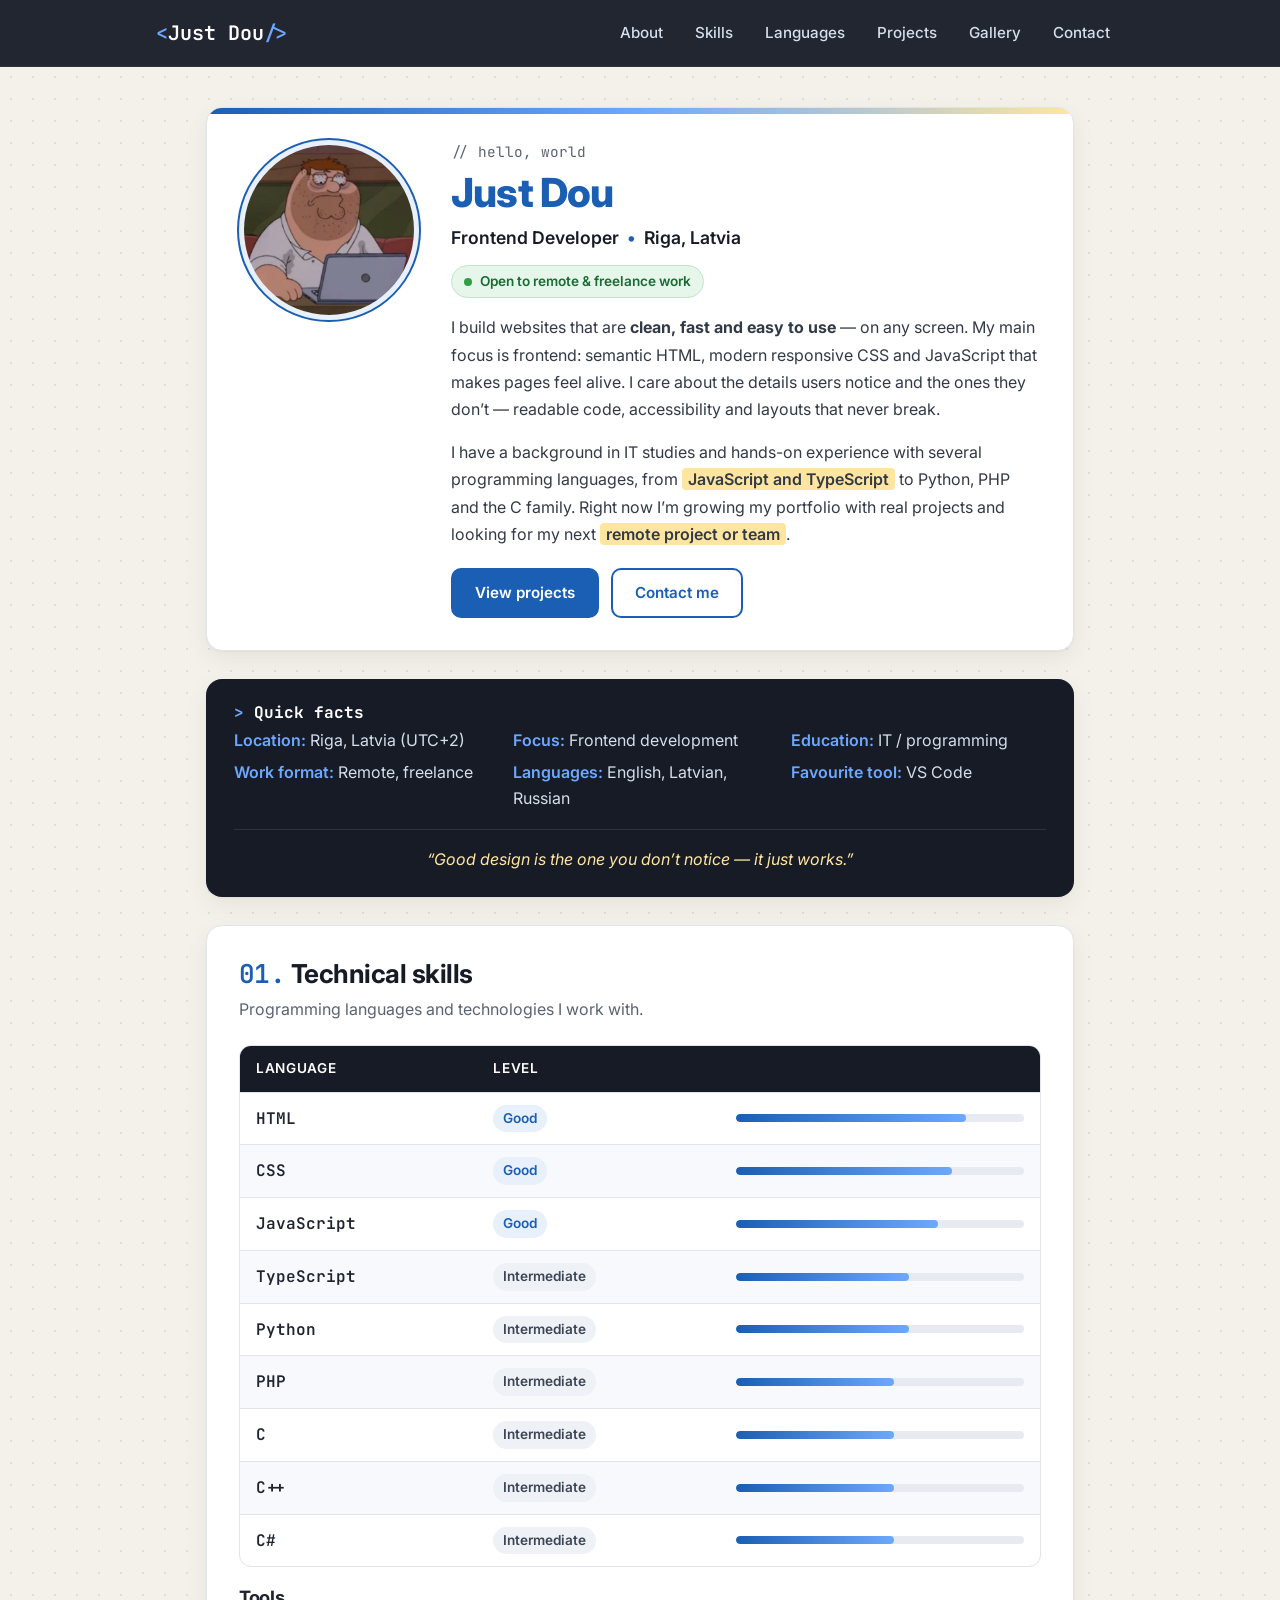
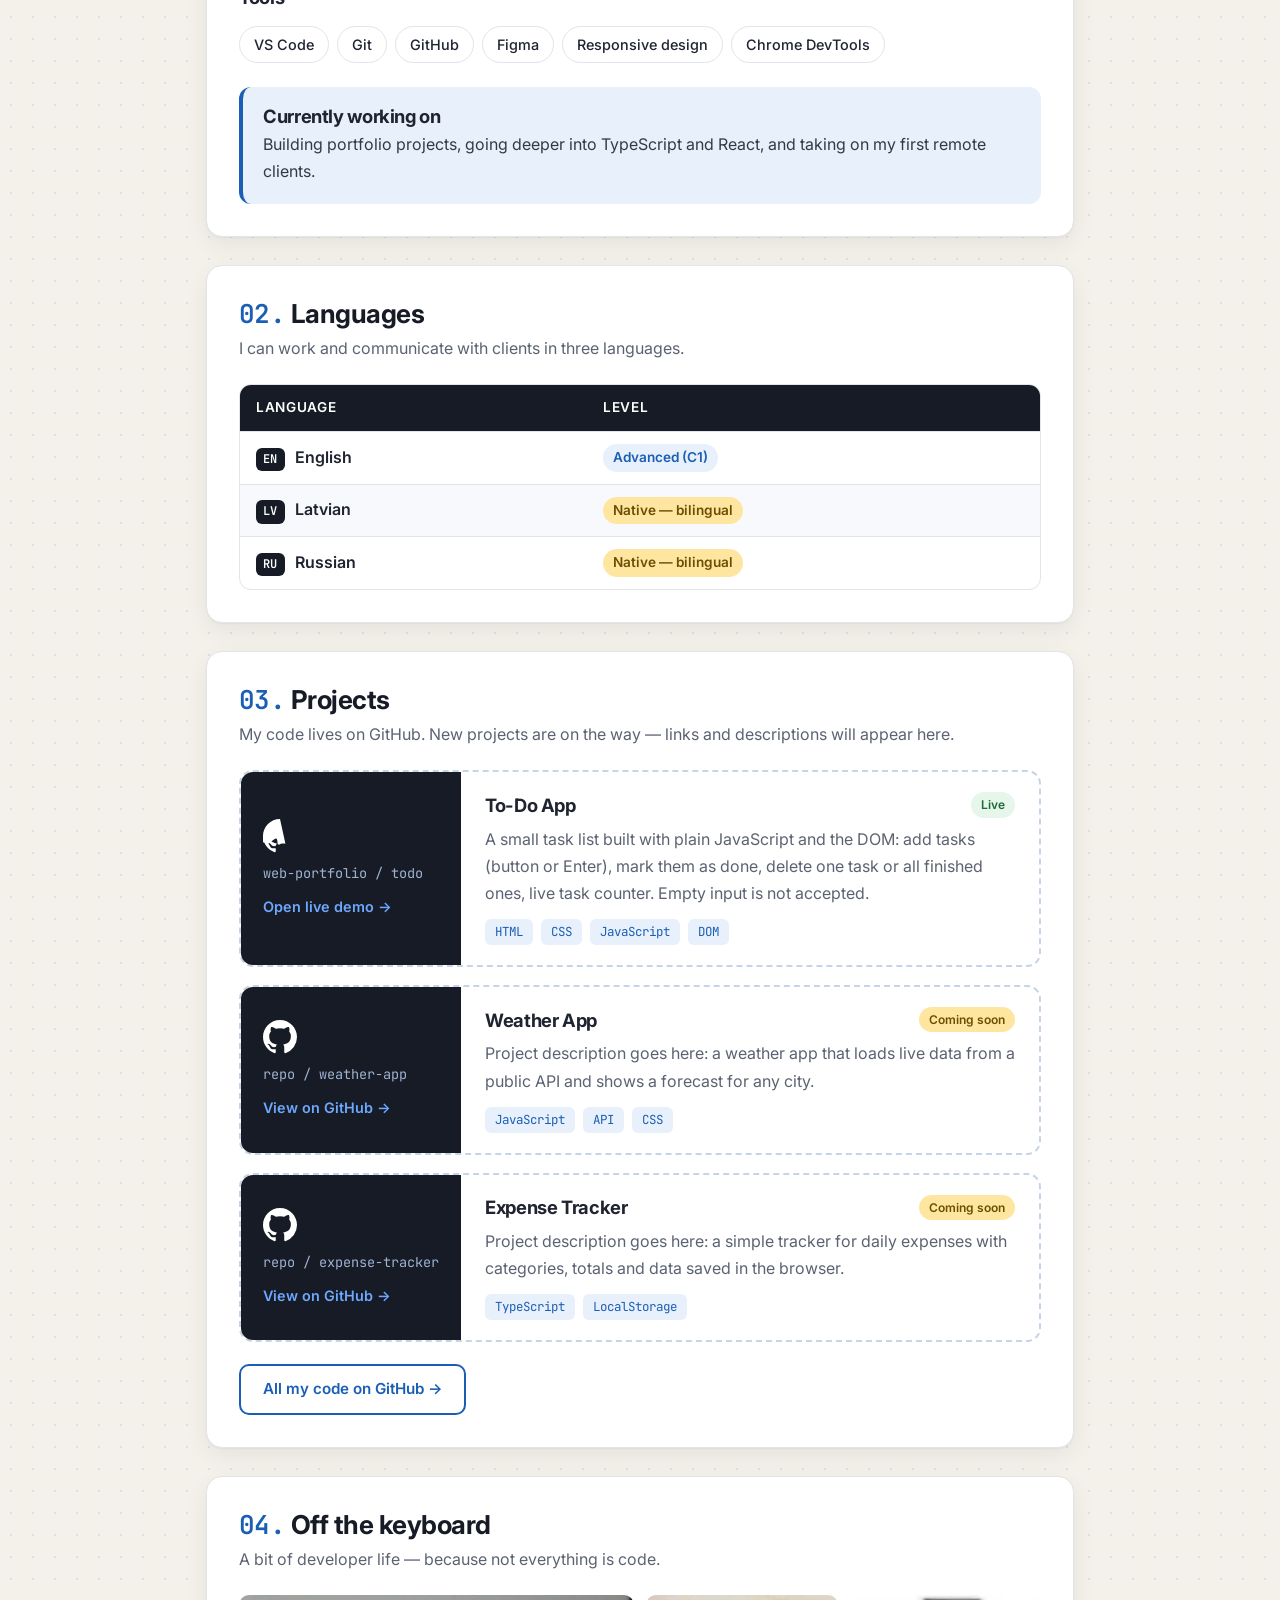
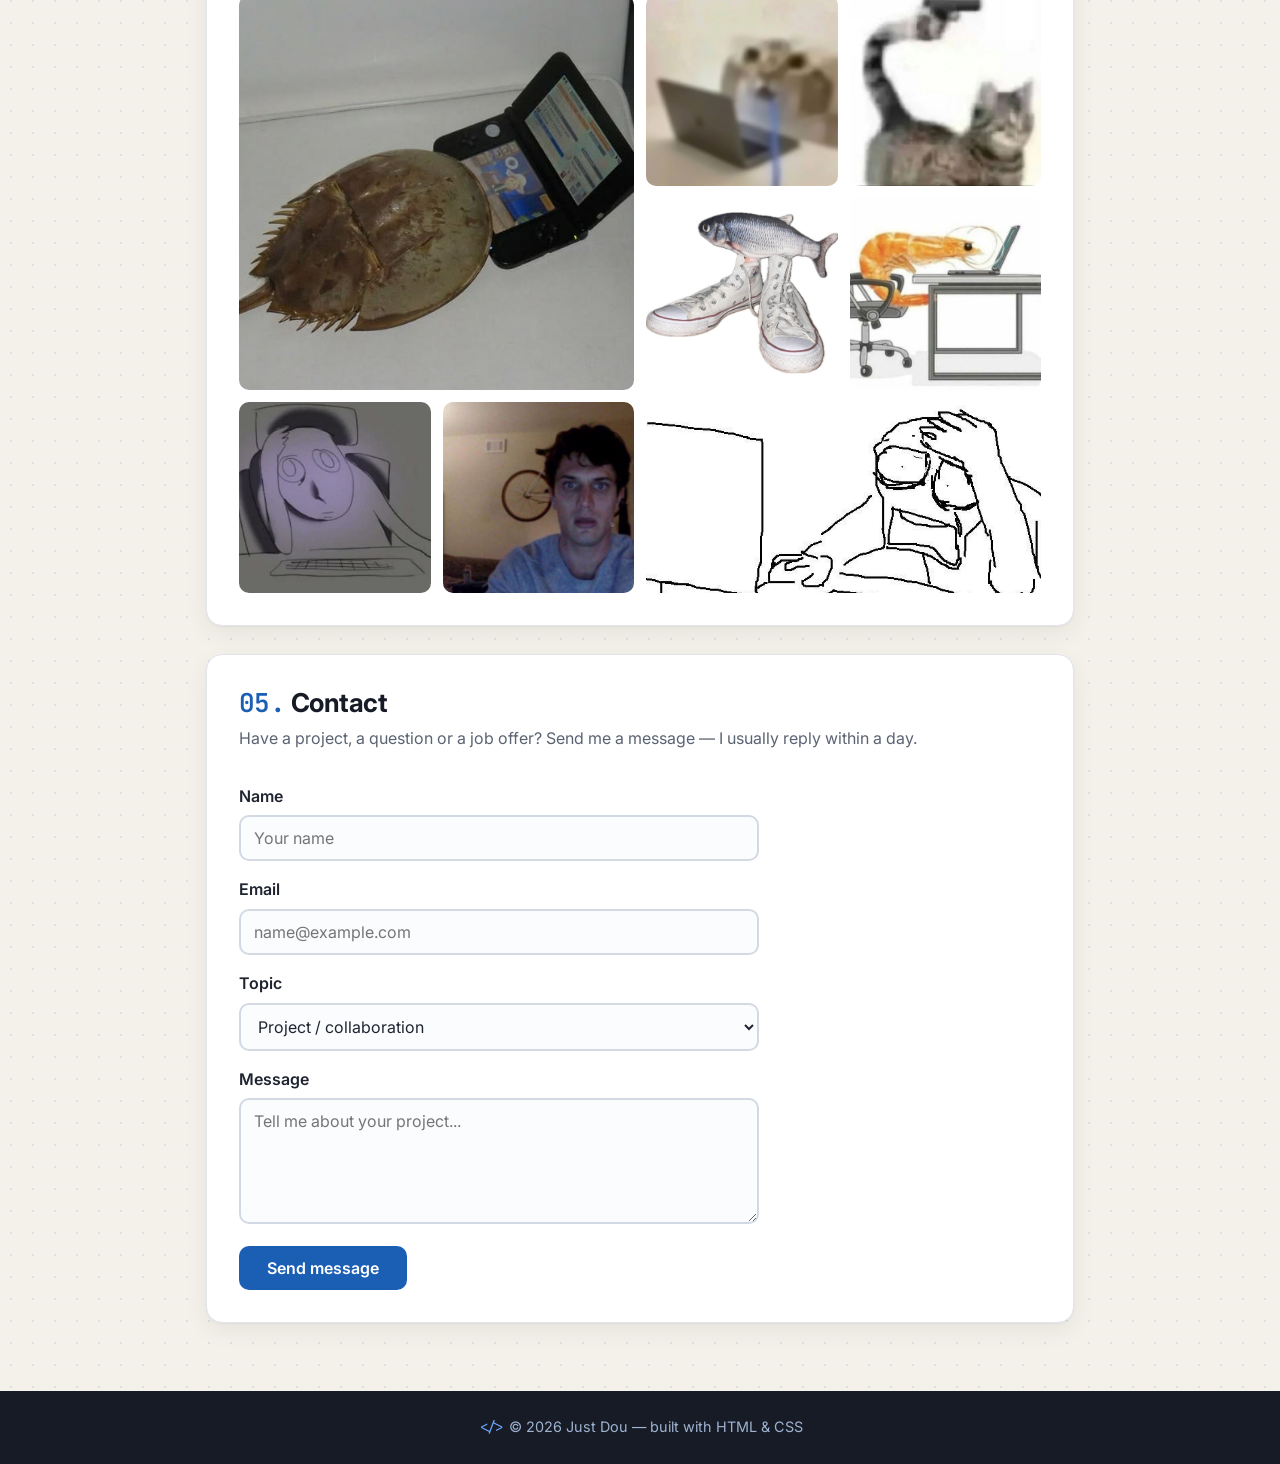
<file: index.html>
<!DOCTYPE html>
<html lang="en">
<head>
    <meta charset="UTF-8">
    <meta name="viewport" content="width=device-width, initial-scale=1">
    <title>Just Dou — Frontend Developer Portfolio</title>
    <meta name="description" content="Just Dou — frontend developer from Riga, Latvia. Portfolio, skills, projects and contacts. Open to remote work.">
    <link rel="icon" href="data:image/svg+xml,%3Csvg xmlns='http://www.w3.org/2000/svg' viewBox='0 0 32 32'%3E%3Crect width='32' height='32' rx='8' fill='%23161b26'/%3E%3Ctext x='16' y='22' font-family='monospace' font-size='15' font-weight='700' text-anchor='middle' fill='%236ea8fe'%3E%3C/%3E%3C/text%3E%3C/svg%3E">

    <link rel="preconnect" href="https://fonts.googleapis.com">
    <link rel="preconnect" href="https://fonts.gstatic.com" crossorigin>
    <link href="https://fonts.googleapis.com/css2?family=Inter:wght@400;500;600;700;800&family=JetBrains+Mono:wght@400;600&display=swap" rel="stylesheet">

    <link rel="stylesheet" href="style.css">
</head>
<body>


    <div class="side-frame side-frame--left" aria-hidden="true">
        <span class="side-frame__dots"><i></i><i></i><i></i></span>
        <pre><code>01  const dev = {
02    name: "Just Dou",
03    role: "frontend",
04    city: "Riga",
05    remote: true,
06  };
07
08  function build() {
09    return ideas
10      .map(design)
11      .map(code)
12      .filter(works);
13  }
14
15  // keep shipping
16  build();</code></pre>
        <span class="side-frame__label">portfolio.js</span>
    </div>

    <div class="side-frame side-frame--right" aria-hidden="true">
        <span class="side-frame__dots"><i></i><i></i><i></i></span>
        <pre><code>.dev {
  focus: frontend;
  stack: html css js;
  mode: remote;
}

.coffee {
  level: 100%;
}

&lt;/&gt;  status:
  available
  for work ✓</code></pre>
        <span class="side-frame__label">style.css</span>
    </div>

    <header class="site-header">
        <div class="header-inner">
            <a class="logo" href="#about">
                <span class="logo__bracket">&lt;</span>Just Dou<span class="logo__bracket">/&gt;</span>
            </a>
            <nav aria-label="Main navigation">
                <ul>
                    <li><a href="#about">About</a></li>
                    <li><a href="#skills">Skills</a></li>
                    <li><a href="#languages">Languages</a></li>
                    <li><a href="#projects">Projects</a></li>
                    <li><a href="#gallery">Gallery</a></li>
                    <li><a href="#contact">Contact</a></li>
                </ul>
            </nav>
        </div>
    </header>

    <main>

        <section id="about" class="hero">
            <img class="hero__photo" src="diana.jpg" width="180" height="180"
                 alt="Illustrated portrait of Just Dou">
            <div class="hero__text">
                <p class="hero__hello"><span class="mono">// hello, world</span></p>
                <h1 id="name">Just Dou</h1>
                <p class="hero__role">Frontend Developer <span class="dot">•</span> Riga, Latvia</p>
                <span class="badge"><span class="badge__pulse"></span>Open to remote &amp; freelance work</span>

                <p>
                    I build websites that are <strong>clean, fast and easy to use</strong> — on any screen.
                    My main focus is frontend: semantic HTML, modern responsive CSS and JavaScript
                    that makes pages feel alive. I care about the details users notice
                    and the ones they don’t — readable code, accessibility and layouts that never break.
                </p>
                <p>
                    I have a background in IT studies and hands-on experience with several programming
                    languages, from <span class="highlight">JavaScript and TypeScript</span> to Python, PHP and the C family.
                    Right now I’m growing my portfolio with real projects and looking for my next
                    <span class="highlight">remote project or team</span>.
                </p>

                <div class="hero__buttons">
                    <a class="btn btn--primary" href="#projects">View projects</a>
                    <a class="btn btn--ghost" href="#contact">Contact me</a>
                </div>
            </div>
        </section>

        <aside class="facts" aria-labelledby="facts-title">
            <h2 id="facts-title">Quick facts</h2>
            <ul>
                <li><b>Location:</b> Riga, Latvia (UTC+2)</li>
                <li><b>Focus:</b> Frontend development</li>
                <li><b>Education:</b> IT / programming</li>
                <li><b>Work format:</b> Remote, freelance</li>
                <li><b>Languages:</b> English, Latvian, Russian</li>
                <li><b>Favourite tool:</b> VS Code</li>
            </ul>
            <p class="quote">“Good design is the one you don’t notice — it just works.”</p>
        </aside>
        <section id="skills">
            <h2><span class="mono accent">01.</span> Technical skills</h2>
            <p class="section-intro">Programming languages and technologies I work with.</p>

            <div class="table-wrap">
                <table class="skills-table">
                    <thead>
                        <tr>
                            <th scope="col">Language</th>
                            <th scope="col">Level</th>
                            <th scope="col" class="col-bar"><span class="visually-hidden">Progress</span></th>
                        </tr>
                    </thead>
                    <tbody>
                        <tr>
                            <td><span class="tech">HTML</span></td>
                            <td><span class="level level--good">Good</span></td>
                            <td class="col-bar"><span class="bar"><span style="width: 80%"></span></span></td>
                        </tr>
                        <tr>
                            <td><span class="tech">CSS</span></td>
                            <td><span class="level level--good">Good</span></td>
                            <td class="col-bar"><span class="bar"><span style="width: 75%"></span></span></td>
                        </tr>
                        <tr>
                            <td><span class="tech">JavaScript</span></td>
                            <td><span class="level level--good">Good</span></td>
                            <td class="col-bar"><span class="bar"><span style="width: 70%"></span></span></td>
                        </tr>
                        <tr>
                            <td><span class="tech">TypeScript</span></td>
                            <td><span class="level">Intermediate</span></td>
                            <td class="col-bar"><span class="bar"><span style="width: 60%"></span></span></td>
                        </tr>
                        <tr>
                            <td><span class="tech">Python</span></td>
                            <td><span class="level">Intermediate</span></td>
                            <td class="col-bar"><span class="bar"><span style="width: 60%"></span></span></td>
                        </tr>
                        <tr>
                            <td><span class="tech">PHP</span></td>
                            <td><span class="level">Intermediate</span></td>
                            <td class="col-bar"><span class="bar"><span style="width: 55%"></span></span></td>
                        </tr>
                        <tr>
                            <td><span class="tech">C</span></td>
                            <td><span class="level">Intermediate</span></td>
                            <td class="col-bar"><span class="bar"><span style="width: 55%"></span></span></td>
                        </tr>
                        <tr>
                            <td><span class="tech">C++</span></td>
                            <td><span class="level">Intermediate</span></td>
                            <td class="col-bar"><span class="bar"><span style="width: 55%"></span></span></td>
                        </tr>
                        <tr>
                            <td><span class="tech">C#</span></td>
                            <td><span class="level">Intermediate</span></td>
                            <td class="col-bar"><span class="bar"><span style="width: 55%"></span></span></td>
                        </tr>
                    </tbody>
                </table>
            </div>

            <h3>Tools</h3>
            <ul class="chips">
                <li>VS Code</li>
                <li>Git</li>
                <li>GitHub</li>
                <li>Figma</li>
                <li>Responsive design</li>
                <li>Chrome DevTools</li>
            </ul>

            <div class="card">
                <h3>Currently working on</h3>
                <p>Building portfolio projects, going deeper into TypeScript and React, and taking on my first remote clients.</p>
            </div>
        </section>

     
        <section id="languages">
            <h2><span class="mono accent">02.</span> Languages</h2>
            <p class="section-intro">I can work and communicate with clients in three languages.</p>

            <div class="table-wrap">
                <table class="lang-table">
                    <thead>
                        <tr>
                            <th scope="col">Language</th>
                            <th scope="col">Level</th>
                        </tr>
                    </thead>
                    <tbody>
                        
                        <tr>
                            <td><span class="lang-code">EN</span> English</td>
                            <td><span class="level level--good">Advanced (C1)</span></td>
                        </tr>
                        <tr>
                            <td><span class="lang-code">LV</span> Latvian</td>
                            <td><span class="level level--native">Native — bilingual</span></td>
                        </tr>
                        <tr>
                            <td><span class="lang-code">RU</span> Russian</td>
                            <td><span class="level level--native">Native — bilingual</span></td>
                        </tr>
                    </tbody>
                </table>
            </div>
        </section>

        <section id="projects">
            <h2><span class="mono accent">03.</span> Projects</h2>
            <p class="section-intro">
                My code lives on GitHub. New projects are on the way — links and descriptions will appear here.
            </p>

            <div class="projects">

                
                <article class="project">
                    <a class="project__link" href="../todo/index.html">
                        <svg class="gh-icon" viewBox="0 0 16 16" aria-hidden="true"><path d="M8 0C3.58 0 0 3.58 0 8c0 3.54 2.29 6.53 5.47 7.59.4.07.55-.17.55-.38 0-.19-.01-.82-.01-1.49-2.01.37-2.53-.49-2.69-.94-.09-.23-.48-.94-.82-1.13-.28-.15-.68-.52-.01-.53.63-.01 1.08.58 1.23.82.72 1.21 1.87.87 2.33.66.07-.52.28-.87.51-1.07-1.78-.2-3.64-.89-3.64-3.950-.87.31-1.59.82-2.15-.08-.2-.36-1.02.08-2.12 0 0 .67-.21 2.2.82.64-.18 1.32-.27 2-.27.68 0 1.36.09 2 .27 1.53-1.04 2.2-.82 2.2-.82.44 1.1.16 1.92.08 2.12.51.56.82 1.27.82 2.15 0 3.07-1.87 3.75-3.65 3.95.29.25.54.73.54 1.48 0 1.07-.01 1.93-.01 2.2 0 .21.15.46.55.38A8.013 8.013 0 0016 8c0-4.42-3.58-8-8-8z"/></svg>
                        <span class="project__repo">web-portfolio / todo</span>
                        <span class="project__cta">Open live demo →</span>
                    </a>
                    <div class="project__info">
                        <div class="project__head">
                            <h3>To-Do App</h3>
                            <span class="status status--live">Live</span>
                        </div>
                        <p>A small task list built with plain JavaScript and the DOM: add tasks (button or Enter), mark them as done, delete one task or all finished ones, live task counter. Empty input is not accepted.</p>
                        <ul class="tags">
                            <li>HTML</li><li>CSS</li><li>JavaScript</li><li>DOM</li>
                        </ul>
                    </div>
                </article>

                <article class="project">
                    <a class="project__link" href="https://github.com/" target="_blank" rel="noopener">
                        <svg class="gh-icon" viewBox="0 0 16 16" aria-hidden="true"><path d="M8 0C3.58 0 0 3.58 0 8c0 3.54 2.29 6.53 5.47 7.59.4.07.55-.17.55-.38 0-.19-.01-.82-.01-1.49-2.01.37-2.53-.49-2.69-.94-.09-.23-.48-.94-.82-1.13-.28-.15-.68-.52-.01-.53.63-.01 1.08.58 1.23.82.72 1.21 1.87.87 2.33.66.07-.52.28-.87.51-1.07-1.78-.2-3.64-.89-3.64-3.95 0-.87.31-1.59.82-2.15-.08-.2-.36-1.02.08-2.12 0 0 .67-.21 2.2.82.64-.18 1.32-.27 2-.27.68 0 1.36.09 2 .27 1.53-1.04 2.2-.82 2.2-.82.44 1.1.16 1.92.08 2.12.51.56.82 1.27.82 2.15 0 3.07-1.87 3.75-3.65 3.95.29.25.54.73.54 1.48 0 1.07-.01 1.93-.01 2.2 0 .21.15.46.55.38A8.013 8.013 0 0016 8c0-4.42-3.58-8-8-8z"/></svg>
                        <span class="project__repo">repo / weather-app</span>
                        <span class="project__cta">View on GitHub →</span>
                    </a>
                    <div class="project__info">
                        <div class="project__head">
                            <h3>Weather App</h3>
                            <span class="status">Coming soon</span>
                        </div>
                        <p>Project description goes here: a weather app that loads live data from a public API and shows a forecast for any city.</p>
                        <ul class="tags">
                            <li>JavaScript</li><li>API</li><li>CSS</li>
                        </ul>
                    </div>
                </article>

                <article class="project">
                    <a class="project__link" href="https://github.com/" target="_blank" rel="noopener">
                        <svg class="gh-icon" viewBox="0 0 16 16" aria-hidden="true"><path d="M8 0C3.58 0 0 3.58 0 8c0 3.54 2.29 6.53 5.47 7.59.4.07.55-.17.55-.38 0-.19-.01-.82-.01-1.49-2.01.37-2.53-.49-2.69-.94-.09-.23-.48-.94-.82-1.13-.28-.15-.68-.52-.01-.53.63-.01 1.08.58 1.23.82.72 1.21 1.87.87 2.33.66.07-.52.28-.87.51-1.07-1.78-.2-3.64-.89-3.64-3.95 0-.87.31-1.59.82-2.15-.08-.2-.36-1.02.08-2.12 0 0 .67-.21 2.2.82.64-.18 1.32-.27 2-.27.68 0 1.36.09 2 .27 1.53-1.04 2.2-.82 2.2-.82.44 1.1.16 1.92.08 2.12.51.56.82 1.27.82 2.15 0 3.07-1.87 3.75-3.65 3.95.29.25.54.73.54 1.48 0 1.07-.01 1.93-.01 2.2 0 .21.15.46.55.38A8.013 8.013 0 0016 8c0-4.42-3.58-8-8-8z"/></svg>
                        <span class="project__repo">repo / expense-tracker</span>
                        <span class="project__cta">View on GitHub →</span>
                    </a>
                    <div class="project__info">
                        <div class="project__head">
                            <h3>Expense Tracker</h3>
                            <span class="status">Coming soon</span>
                        </div>
                        <p>Project description goes here: a simple tracker for daily expenses with categories, totals and data saved in the browser.</p>
                        <ul class="tags">
                            <li>TypeScript</li><li>LocalStorage</li>
                        </ul>
                    </div>
                </article>

            </div>
            <a class="btn btn--ghost github-all" href="https://github.com/" target="_blank" rel="noopener">All my code on GitHub →</a>
        </section>
        <section id="gallery">
            <h2><span class="mono accent">04.</span> Off the keyboard</h2>
            <p class="section-intro">A bit of developer life — because not everything is code.</p>

            <div class="gallery">
                <img class="big" loading="lazy" src="galerija/1.jpg" alt="A mysterious sea creature">
                <img loading="lazy" src="galerija/2.jpg" alt="Me">
                <img loading="lazy" src="galerija/3.jpg" alt="A cat with a gun">
                <img loading="lazy" src="galerija/4.jpg" alt="A fish in cool sneakers">
                <img loading="lazy" src="galerija/5.jpg" alt="A shrimp at a laptop — the classic programmer posture">
                <img loading="lazy" src="galerija/6.jpg" alt="A programmer on deadline day">
                <img loading="lazy" src="galerija/7.jpg" alt="The code broke">
                <img loading="lazy" src="galerija/8.jpg" alt="The code broke — part 2">
            </div>
        </section>
        <section id="contact">
            <h2><span class="mono accent">05.</span> Contact</h2>
            <p class="section-intro">Have a project, a question or a job offer? Send me a message — I usually reply within a day.</p>

            <form>
                <label for="nameField">Name</label>
                <input type="text" id="nameField" name="name" placeholder="Your name" autocomplete="name" required>

                <label for="email">Email</label>
                <input type="email" id="email" name="email" placeholder="name@example.com" autocomplete="email" required>

                <label for="topic">Topic</label>
                <select id="topic" name="topic">
                    <option>Project / collaboration</option>
                    <option>Job offer</option>
                    <option>Question</option>
                    <option>Other</option>
                </select>

                <label for="message">Message</label>
                <textarea id="message" name="message" rows="5" placeholder="Tell me about your project..." required></textarea>

                <button type="submit">Send message</button>
            </form>
        </section>

    </main>

    <footer>
        <p><span class="mono">&lt;/&gt;</span> © 2026 Just Dou — built with HTML &amp; CSS</p>
    </footer>

</body>
</html>
</file>
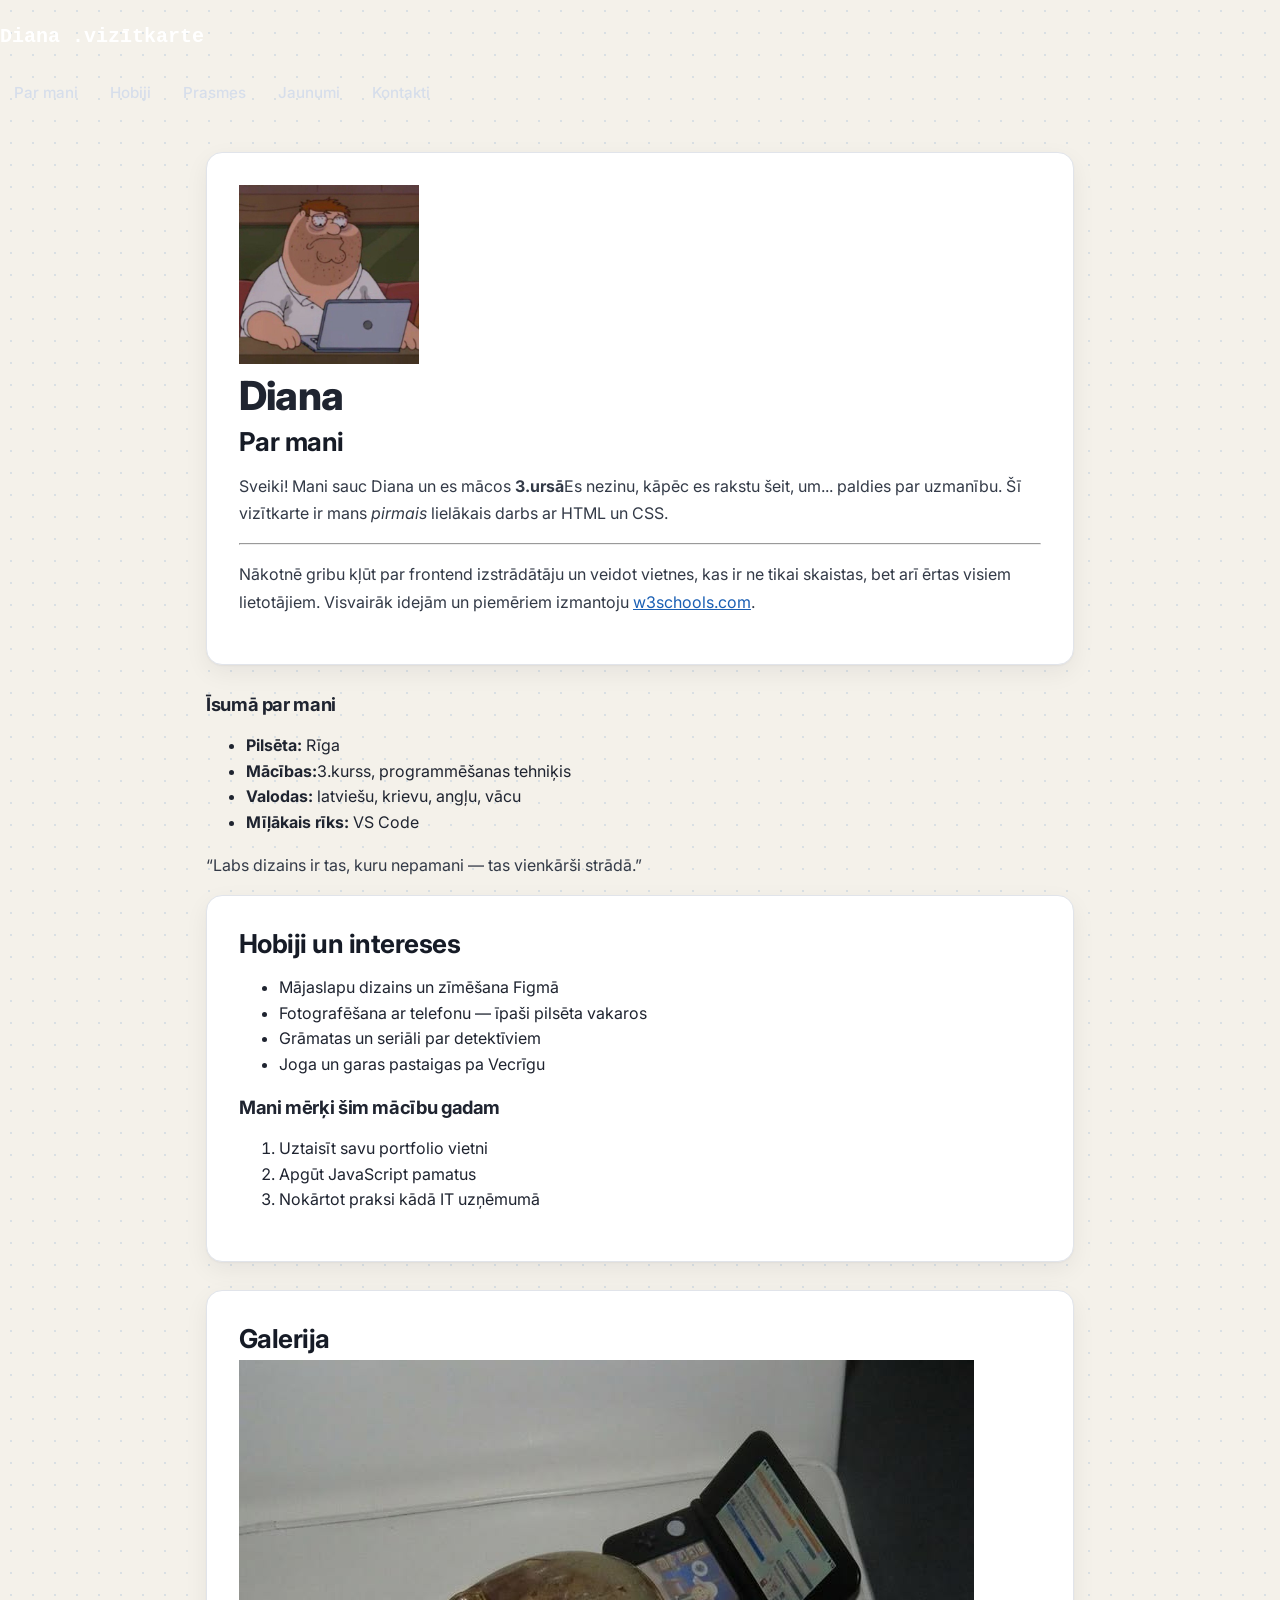
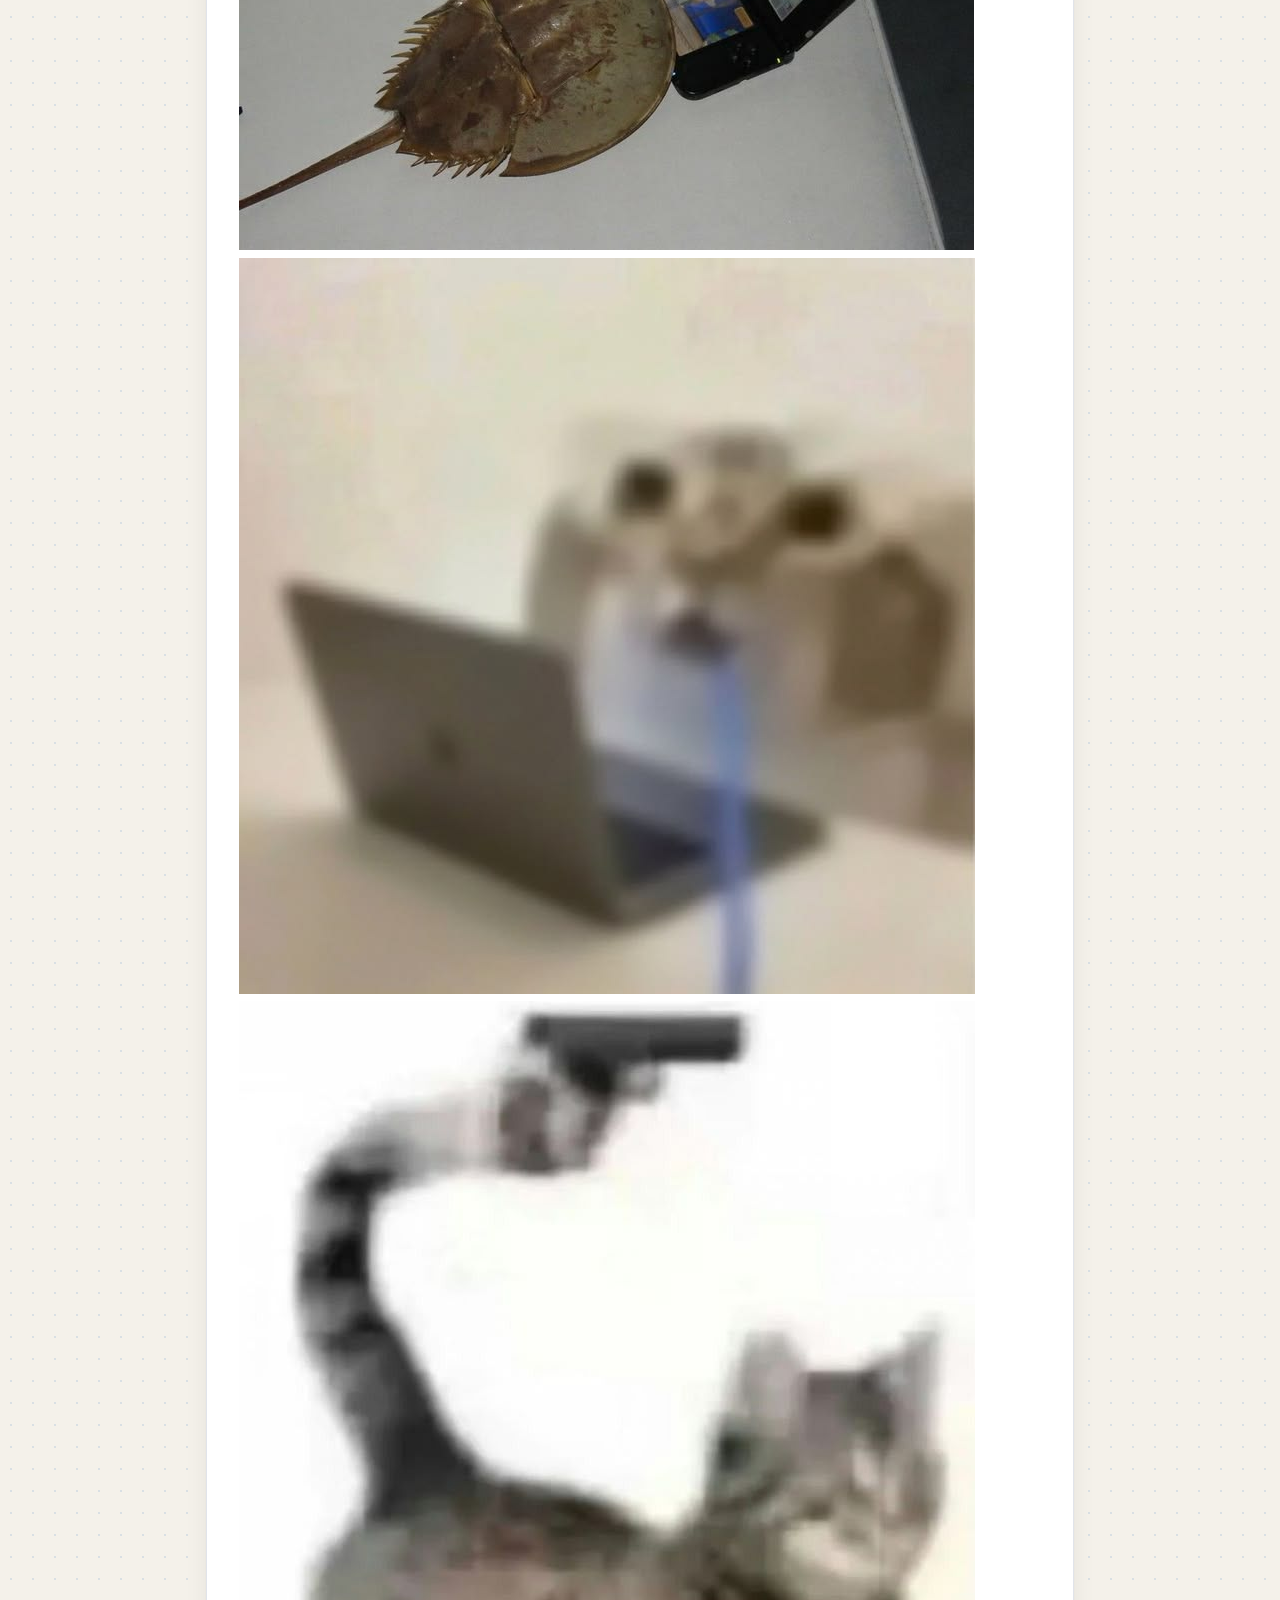
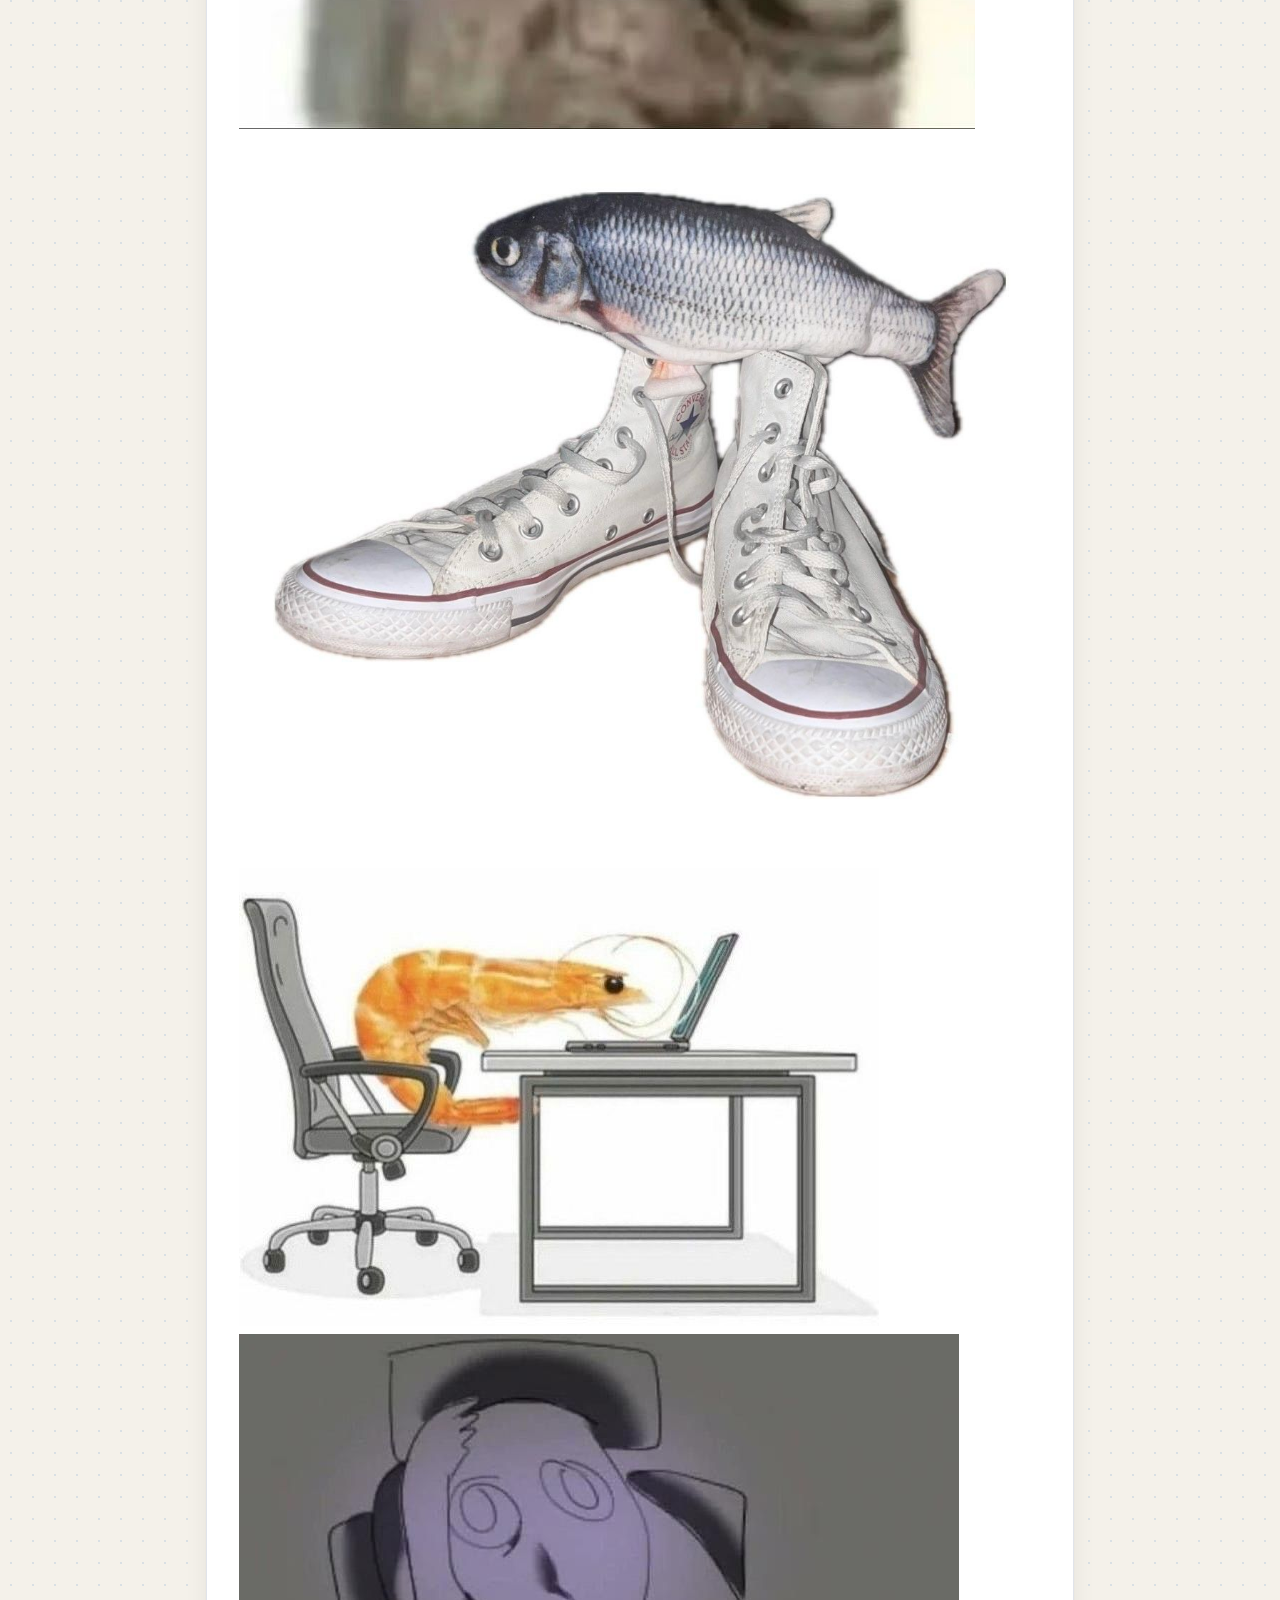
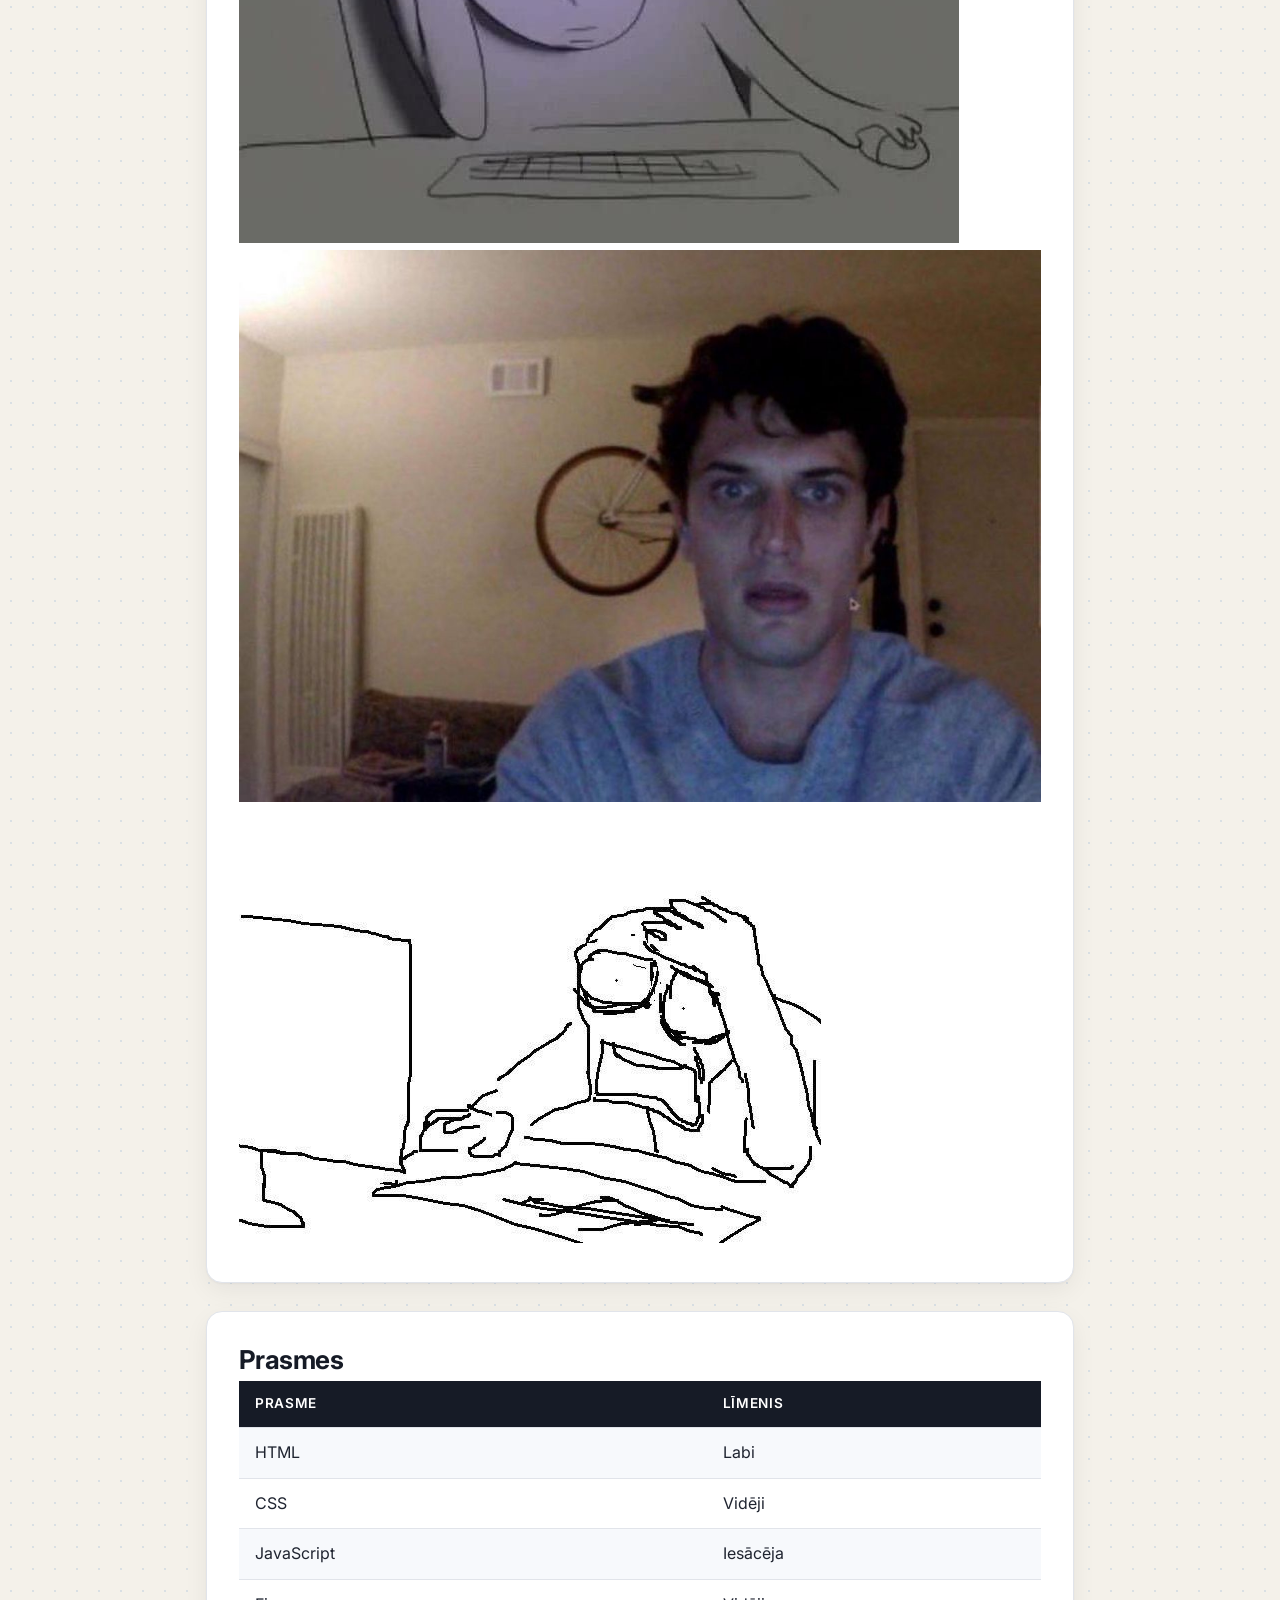
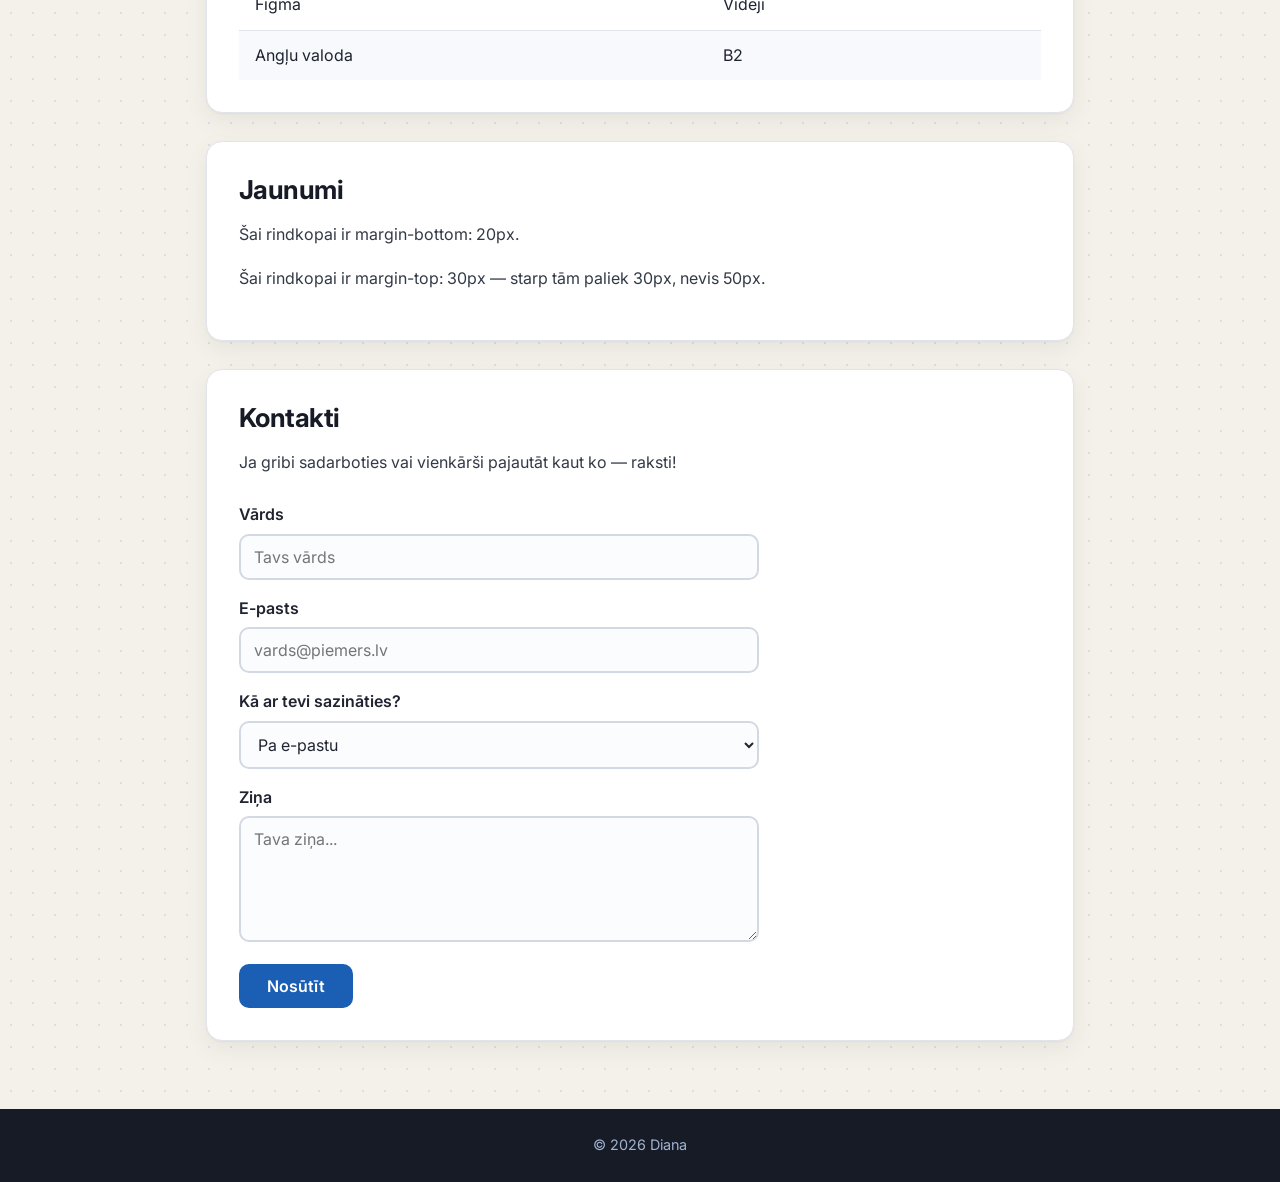
<file: kiki.html>
<!DOCTYPE html>
<html lang="lv">
<head>
    <meta charset="UTF-8">
    <meta name="viewport" content="width=device-width, initial-scale=1.0">
    <title>Diāna — mana digitālā vizītkarte</title>

    <!-- Google Fonts: Lora virsrakstiem, Inter pārējam tekstam -->
    <link rel="preconnect" href="https://fonts.googleapis.com">
    <link rel="preconnect" href="https://fonts.gstatic.com" crossorigin>
    <link href="https://fonts.googleapis.com/css2?family=Inter:wght@400;600&family=Lora:wght@600;700&display=swap" rel="stylesheet">

    <!-- Viss noformējums atsevišķā failā -->
    <link rel="stylesheet" href="style.css">
</head>
<body>

    <header>
        <p class="logo">Diana <span>.vizītkarte</span></p>
        <nav>
            <ul>
                <li><a href="#par-mani">Par mani</a></li>
                <li><a href="#hobiji">Hobiji</a></li>
                <li><a href="#prasmes">Prasmes</a></li>
                <li><a href="#jaunumi">Jaunumi</a></li>
                <li><a href="#kontakti">Kontakti</a></li>
            </ul>
        </nav>
    </header>   

    <main>

        <section id="par-mani" class="ievads">
            <img src="diana.jpg" width="180" height="180"
                 alt="Ilustrēts Diana portrets">
            <div>
                <h1 id="vards">Diana</h1>
                <h2>Par mani</h2>
                <p>
                    Sveiki! Mani sauc Diana un es mācos <strong>3.ursā</strong>Es nezinu, kāpēc es rakstu šeit, um... paldies par uzmanību. 
                    Šī vizītkarte ir mans <em>pirmais</em> lielākais darbs ar HTML un CSS.
                </p>
                <hr>
                <p>
                    Nākotnē gribu kļūt par <span class="izcelts">frontend izstrādātāju</span> un veidot vietnes,
                    kas ir ne tikai skaistas, bet arī ērtas visiem lietotājiem. Visvairāk idejām un piemēriem
                    izmantoju <a href="https://www.w3schools.com" target="_blank" rel="noopener">w3schools.com</a>.
                </p>
            </div>
        </section>

        <aside>
            <h3>Īsumā par mani</h3>
            <ul>
                <li><b>Pilsēta:</b> Rīga</li>
                <li><b>Mācības:</b>3.kurss, programmēšanas tehniķis</li>
                <li><b>Valodas:</b> latviešu, krievu, angļu, vācu</li>
                <li><b>Mīļākais rīks:</b> VS Code</li>
            </ul>
            <p id="moto" class="citats">“Labs dizains ir tas, kuru nepamani — tas vienkārši strādā.”</p>
        </aside>

        <section id="hobiji">
            <h2>Hobiji un intereses</h2>
            <ul>
                <li>Mājaslapu dizains un zīmēšana Figmā</li>
                <li>Fotografēšana ar telefonu — īpaši pilsēta vakaros</li>
                <li>Grāmatas un seriāli par detektīviem</li>
                <li>Joga un garas pastaigas pa Vecrīgu</li>
            </ul>

            <h3>Mani mērķi šim mācību gadam</h3>
            <ol>
                <li>Uztaisīt savu portfolio vietni</li>
                <li>Apgūt JavaScript pamatus</li>
                <li>Nokārtot praksi kādā IT uzņēmumā</li>
            </ol>
        </section>


        <section id="galerija">
        <h2>Galerija</h2>

        <div class="galerija">
            <img class="liela" src="galerija/1.jpg" alt="некое морское существо">
            <img src="galerija/2.jpg" alt="я">
            <img src="galerija/3.jpg" alt="кот с пистолетом">
            <img src="galerija/4.jpg" alt="рыба в крутых кедах">
            <img src="galerija/5.jpg" alt="креветка за ноутом, символизация осанки программиста">
            <img src="galerija/6.jpg" alt="программист в день делайна">
            <img src="galerija/7.jpg" alt="код сломался">
            <img src="galerija/8.jpg" alt="код сломался 2х">

        </div>
    </section>

        <section id="prasmes">
            <h2>Prasmes</h2>
            <table>
                <tr>
                    <th>Prasme</th>
                    <th>Līmenis</th>
                </tr>
                <tr>
                    <td>HTML</td>
                    <td class="izcelts">Labi</td>
                </tr>
                <tr>
                    <td>CSS</td>
                    <td>Vidēji</td>
                </tr>
                <tr>
                    <td>JavaScript</td>
                    <td>Iesācēja</td>
                </tr>
                <tr>
                    <td>Figma</td>
                    <td>Vidēji</td>
                </tr> 
                <tr>
                    <td>Angļu valoda</td>
                    <td>B2</td>
                </tr>
            </table>
        </section>

        <section id="jaunumi">
            <h2>Jaunumi</h2>
          

            <p class="atstarpe-a">Šai rindkopai ir margin-bottom: 20px.</p>
            <p class="atstarpe-b">Šai rindkopai ir margin-top: 30px — starp tām paliek 30px, nevis 50px.</p>
        </section>

        <section id="kontakti">
            <h2>Kontakti</h2>
            <p>Ja gribi sadarboties vai vienkārši pajautāt kaut ko — raksti!</p>
            <form>
                <label for="vardsLauks">Vārds</label>
                <input type="text" id="vardsLauks" name="vards" placeholder="Tavs vārds">

                <label for="epasts">E-pasts</label>
                <input type="email" id="epasts" name="epasts" placeholder="vards@piemers.lv">

                <label for="sazina">Kā ar tevi sazināties?</label>
                <select id="sazina" name="sazina">
                    <option>Pa e-pastu</option>
                    <option>Pa tālruni</option>
                    <option>Discord</option>
                </select>

                <label for="zinja">Ziņa</label>
                <textarea id="zinja" name="zinja" rows="5" placeholder="Tava ziņa..."></textarea>

                <button type="submit">Nosūtīt</button>
            </form>
        </section>

    </main>

    <footer>
        <p>© 2026 Diana </p>
    </footer>

</body>
</html>
</file>
<file: style.css>
:root {
    --bg: #f4f1ea;
    --surface: #ffffff;
    --text: #1f2430;
    --muted: #5b6372;
    --border: #e1e4ea;

    --accent: #1a5fb4;
    --accent-dark: #144a8c;
    --accent-soft: #e8f0fb;
    --yellow: #ffe6a0;
    --green: #2ea043;

    --dark: #161b26;
    --radius: 16px;
    --shadow: 0 1px 2px rgba(16, 24, 40, 0.04), 0 8px 24px rgba(16, 24, 40, 0.06);
    --mono: "JetBrains Mono", Consolas, monospace;
}

*,
*::before,
*::after {
    box-sizing: border-box;
}

html {
    scroll-behavior: smooth;
    scroll-padding-top: 90px; 
}

body {
    margin: 0;
    font-family: "Inter", Arial, Helvetica, sans-serif;
    color: var(--text);
    background-color: var(--bg);
    
    background-image: radial-gradient(rgba(26, 95, 180, 0.12) 1px, transparent 1px);
    background-size: 22px 22px;
    line-height: 1.6;
}


img {
    max-width: 100%;
    height: auto;
}

h1, h2, h3 {
    line-height: 1.2;
    letter-spacing: -0.02em;
}


h1 {
    font-size: clamp(1.75rem, 8vw, 2.5rem); 
    font-weight: 800;
    margin: 0 0 6px;
}

h2 {
    font-size: 1.625rem; 
    font-weight: 700;
    margin: 0 0 6px;
    color: var(--dark);
}

h3 {
    font-size: 1.15rem;
    font-weight: 700;
}

p {
    line-height: 1.7;
    color: #333a47;
}

a {
    color: var(--accent);
}

.mono {
    font-family: var(--mono);
}

.accent {
    color: var(--accent);
    font-weight: 600;
}

.highlight {
    background-color: var(--yellow);
    padding: 1px 6px;
    border-radius: 4px;
    font-weight: 600;
}

.visually-hidden {
    position: absolute;
    width: 1px;
    height: 1px;
    margin: -1px;
    padding: 0;
    border: 0;
    overflow: hidden;
    clip: rect(0 0 0 0);
    clip-path: inset(50%);
    white-space: nowrap;
}


.side-frame {
    display: none;
}


.site-header {
    position: sticky;
    top: 0;
    z-index: 10;
    background-color: rgba(22, 27, 38, 0.95);
    backdrop-filter: blur(8px);
    border-bottom: 1px solid rgba(255, 255, 255, 0.06);
}

.header-inner {
    max-width: 1000px;
    margin: 0 auto;
    padding: 14px 16px;
    display: flex;
    align-items: center;
    justify-content: space-between;
    gap: 16px;
    flex-wrap: wrap;
}

.logo {
    font-family: var(--mono);
    font-size: 1.25rem;
    font-weight: 600;
    color: #ffffff;
    text-decoration: none;
}

.logo__bracket {
    color: #6ea8fe;
}

nav ul {
    list-style: none;
    margin: 0;
    padding: 0;
    display: flex;
    flex-wrap: wrap;
    gap: 4px;
}

nav a {
    display: inline-block;
    padding: 7px 14px;
    color: #d6deeb;
    text-decoration: none;
    font-size: 0.95rem;
    font-weight: 500;
    border-radius: 999px;
    transition: background-color 0.2s, color 0.2s;
}

nav a:hover {
    background-color: #ffffff;
    color: var(--dark);
}


.logo:focus-visible,
nav a:focus-visible,
.btn:focus-visible,
.project__link:focus-visible,
button:focus-visible {
    outline: 3px solid var(--yellow);
    outline-offset: 2px;
}

main {
    position: relative;
    z-index: 1;
    max-width: 900px;
    margin: 0 auto;
    padding: 40px 16px;
}

section {
    background-color: var(--surface);
    border: 1px solid var(--border);
    border-radius: var(--radius);
    box-shadow: var(--shadow);
    padding: 32px;
    margin-bottom: 28px;
}

.section-intro {
    margin: 0 0 22px;
    color: var(--muted);
}


.hero {
    display: flex;
    gap: 32px;
    align-items: flex-start;
    position: relative;
    overflow: hidden;
}

.hero::before {
    content: "";
    position: absolute;
    inset: 0 0 auto 0;
    height: 6px;
    background: linear-gradient(90deg, var(--accent), #6ea8fe, var(--yellow));
}

.hero__photo {
    flex-shrink: 0;
    width: 180px;
    height: 180px; 
    border-radius: 50%;
    border: 5px solid var(--accent-soft);
    box-shadow: 0 0 0 2px var(--accent);
    object-fit: cover;
    background-color: var(--accent-soft);
}

.hero__hello {
    margin: 0 0 4px;
    color: var(--muted);
    font-size: 0.9rem;
}

#name {
    color: var(--accent);
}

.hero__role {
    margin: 0 0 12px;
    font-size: 1.1rem;
    font-weight: 600;
    color: var(--dark);
}

.dot {
    color: var(--accent);
    margin: 0 4px;
}

.badge {
    display: inline-flex;
    align-items: center;
    gap: 8px;
    padding: 5px 12px;
    font-size: 0.85rem;
    font-weight: 600;
    color: #1a6b34;
    background-color: #e6f6ea;
    border: 1px solid #bfe5c9;
    border-radius: 999px;
}

.badge__pulse {
    flex-shrink: 0;
    width: 8px;
    height: 8px;
    border-radius: 50%;
    background-color: var(--green);
    box-shadow: 0 0 0 0 rgba(46, 160, 67, 0.6);
    animation: pulse 2s infinite;
}

@keyframes pulse {
    70%  { box-shadow: 0 0 0 8px rgba(46, 160, 67, 0); }
    100% { box-shadow: 0 0 0 0 rgba(46, 160, 67, 0); }
}

.hero__buttons {
    display: flex;
    flex-wrap: wrap;
    gap: 12px;
    margin-top: 20px;
}


.btn {
    display: inline-block;
    padding: 11px 22px;
    font-weight: 600;
    font-size: 0.95rem;
    text-decoration: none;
    border: 2px solid transparent; 
    border-radius: 10px;
    transition: transform 0.15s, background-color 0.2s, color 0.2s;
}

.btn:hover {
    transform: translateY(-2px);
}

.btn--primary {
    color: #ffffff;
    background-color: var(--accent);
    border-color: var(--accent);
}

.btn--primary:hover {
    background-color: var(--accent-dark);
    border-color: var(--accent-dark);
}

.btn--ghost {
    color: var(--accent);
    border-color: var(--accent);
}

.btn--ghost:hover {
    color: #ffffff;
    background-color: var(--accent);
}


.facts {
    background-color: var(--dark);
    color: #d6deeb;
    border-radius: var(--radius);
    padding: 24px 28px;
    margin-bottom: 28px;
    box-shadow: var(--shadow);
}

.facts h2 {
    margin-top: 0;
    color: #ffffff;
    font-family: var(--mono);
    font-size: 1rem;
    letter-spacing: 0;
}

.facts h2::before {
    content: "> ";
    color: #6ea8fe;
}

.facts ul {
    list-style: none;
    padding: 0;
    margin: 0;
    display: grid;

    grid-template-columns: repeat(auto-fit, minmax(min(240px, 100%), 1fr));
    gap: 6px 24px;
}

.facts b {
    color: #6ea8fe;
    font-weight: 600;
}

.quote {
    margin: 18px 0 0;
    padding-top: 16px;
    border-top: 1px solid rgba(255, 255, 255, 0.1);
    font-style: italic;
    text-align: center;
    color: var(--yellow);
}

.table-wrap {
    overflow-x: auto;
    border: 1px solid var(--border);
    border-radius: 12px;
}

table {
    width: 100%;
    border-collapse: collapse;
}

th, td {
    text-align: left;
    padding: 12px 16px;
    border-bottom: 1px solid var(--border);
}

tbody tr:last-child td {
    border-bottom: none;
}

th {
    background-color: var(--dark);
    color: #ffffff;
    font-size: 0.85rem;
    font-weight: 600;
    text-transform: uppercase;
    letter-spacing: 0.05em;
}

tbody tr:nth-child(even) {
    background-color: #f7f9fc;
}

tbody tr:hover {
    background-color: var(--accent-soft);
}

.tech {
    font-family: var(--mono);
    font-weight: 600;
}

.level {
    display: inline-block;
    padding: 3px 10px;
    font-size: 0.85rem;
    font-weight: 600;
    border-radius: 999px;
    background-color: #eef1f5;
    color: #3d4656;
    white-space: nowrap;
}

.level--good {
    background-color: var(--accent-soft);
    color: var(--accent);
}

.level--native {
    background-color: var(--yellow);
    color: #6b4e00;
}


.col-bar {
    display: none;
    width: 40%;
}

.bar {
    display: block;
    height: 8px;
    background-color: #e7ebf1;
    border-radius: 999px;
    overflow: hidden;
}

.bar > span {
    display: block;
    height: 100%;
    background: linear-gradient(90deg, var(--accent), #6ea8fe);
    border-radius: 999px;
}

.lang-table td:first-child {
    font-weight: 600;
}

.lang-code {
    display: inline-block;
    min-width: 2.4em;
    margin-right: 6px;
    padding: 2px 6px;
    font-family: var(--mono);
    font-size: 0.75rem;
    text-align: center;
    color: #ffffff;
    background-color: var(--dark);
    border-radius: 6px;
}

.chips,
.tags {
    list-style: none;
    padding: 0;
    margin: 0;
    display: flex;
    flex-wrap: wrap;
    gap: 8px;
}

.chips li {
    padding: 6px 14px;
    font-size: 0.9rem;
    font-weight: 500;
    background-color: var(--surface);
    border: 1px solid var(--border);
    border-radius: 999px;
}


.card {
    max-width: 100%;
    margin-top: 24px;
    padding: 18px 20px;
    border-left: 4px solid var(--accent);
    border-radius: 12px;
    background-color: var(--accent-soft);
}

.card h3 {
    margin: 0 0 4px;
}

.card p {
    margin: 0;
}


.projects {
    display: grid;
    gap: 18px;
}

.project {
    display: grid;
    grid-template-columns: 1fr;
    border: 2px dashed #c7d3e6;
    border-radius: 14px;
    overflow: hidden;
    transition: border-color 0.2s, box-shadow 0.2s;
}

.project:hover {
    border-color: var(--accent);
    box-shadow: var(--shadow);
}

.project__link {
    display: flex;
    flex-direction: row;
    flex-wrap: wrap;
    align-items: center;
    gap: 10px;
    padding: 22px;
    background-color: var(--dark);
    color: #ffffff;
    text-decoration: none;
}

.gh-icon {
    width: 34px;
    height: 34px;
    fill: #ffffff;
}

.project__repo {
    font-family: var(--mono);
    font-size: 0.85rem;
    color: #9fb3d1;
    word-break: break-word;
}

.project__cta {
    font-weight: 600;
    font-size: 0.9rem;
    color: #6ea8fe;
}

.project__link:hover .project__cta {
    text-decoration: underline;
}

.project__info {
    padding: 20px 24px;
}

.project__head {
    display: flex;
    align-items: center;
    justify-content: space-between;
    gap: 10px;
    flex-wrap: wrap;
}

.project__head h3 {
    margin: 0;
}

.status {
    padding: 3px 10px;
    font-size: 0.75rem;
    font-weight: 600;
    color: #6b4e00;
    background-color: var(--yellow);
    border-radius: 999px;
}

.status--live {
    color: #1a6b34;
    background-color: #e6f6ea;
}

.project__info p {
    margin: 8px 0 12px;
    color: var(--muted);
}

.tags li {
    padding: 3px 10px;
    font-family: var(--mono);
    font-size: 0.78rem;
    color: var(--accent);
    background-color: var(--accent-soft);
    border-radius: 6px;
}

.github-all {
    margin-top: 22px;
}

.gallery {
    display: grid;
    grid-template-columns: repeat(2, 1fr);
    gap: 12px;
}

.gallery img {
    display: block;
    width: 100%;
    aspect-ratio: 1 / 1;
    object-fit: cover;
    border-radius: 10px;
    background-color: var(--accent-soft);
    transition: transform 0.2s;
}

.gallery img:hover {
    transform: scale(1.03);
}

form {
    display: grid;
    gap: 6px;
    max-width: 520px;
}

label {
    font-weight: 600;
    margin-top: 10px;
}

input, select, textarea {
    font-family: inherit;
    font-size: 1rem; 
    padding: 11px 13px;
    border: 2px solid #d3d9e2;
    border-radius: 10px;
    background-color: #fbfcfe;
    color: var(--text);
    min-width: 0; 
}

textarea {
    resize: vertical;
}

input:focus, select:focus, textarea:focus {
    outline: 3px solid rgba(26, 95, 180, 0.25);
    outline-offset: 0;
    border-color: var(--accent);
}

form button {
    justify-self: start;
    margin-top: 16px;
    padding: 12px 28px;
    font-family: inherit;
    font-size: 1rem;
    font-weight: 600;
    color: #ffffff;
    background-color: var(--accent);
    border: none;
    border-radius: 10px;
    cursor: pointer;
    transition: background-color 0.2s, transform 0.15s;
}

form button:hover {
    background-color: var(--accent-dark);
    transform: translateY(-2px);
}


footer {
    position: relative;
    z-index: 1;
    background-color: var(--dark);
    text-align: center;
    padding: 24px 16px;
}

footer p {
    margin: 0;
    color: #9fb3d1;
    font-size: 0.9rem;
}

footer .mono {
    color: #6ea8fe;
}


@media (prefers-reduced-motion: reduce) {
    * {
        animation: none !important;
        transition: none !important;
        scroll-behavior: auto !important;
    }
}



@media (max-width: 600px) {
    nav {
        width: 100%;
    }

    nav ul {
        display: grid;
        grid-template-columns: repeat(2, 1fr); 
        gap: 6px;
    }

    nav a {
        display: block;
        text-align: center;
        padding: 7px 6px;
        font-size: 0.9rem;
    }

    .header-inner {
        justify-content: center;
    }

   
    .site-header {
        position: static;
    }

    html {
        scroll-padding-top: 12px;
    }

    section {
        padding: 22px 18px;
    }

    .facts {
        padding: 22px 18px;
    }


    .hero {
        flex-direction: column;
        align-items: center;
        text-align: center;
    }

    .hero__text p:not(.hero__hello):not(.hero__role) {
        text-align: left;
    }

    .hero__buttons {
        justify-content: center;
    }
}

@media (min-width: 600px) {
    .gallery {
        grid-template-columns: repeat(4, 1fr);
    }

    .gallery .big {
        grid-column: span 2;
        grid-row: span 2;
    }


    .gallery img:last-child {
        grid-column: span 2;
        aspect-ratio: auto;
        height: auto;
        align-self: stretch;
        contain: size;
    }

    .project {
        grid-template-columns: 220px 1fr;
    }

    .project__link {
        flex-direction: column;
        flex-wrap: nowrap;
        align-items: flex-start;
        justify-content: center;
    }

    .col-bar {
        display: table-cell;
    }
}


@media (min-width: 1440px) {
    .side-frame {
        display: block;
        position: fixed;
        top: 120px;
        width: calc((100vw - 900px) / 2 - 48px);
        max-width: 300px;
        padding: 38px 18px 18px;
        background-color: rgba(22, 27, 38, 0.92);
        border: 1px solid rgba(255, 255, 255, 0.08);
        border-radius: var(--radius);
        box-shadow: 0 12px 40px rgba(16, 24, 40, 0.18);
        color: #9fb3d1;
        font-family: var(--mono);
        font-size: 12px;
        pointer-events: none;
        user-select: none;
        z-index: 0;
    }

    .side-frame--left {
        left: 24px;
        transform: rotate(-2deg);
    }

    .side-frame--right {
        right: 24px;
        top: 220px;
        transform: rotate(2deg);
    }

    .side-frame pre {
        margin: 0;
        white-space: pre;
        overflow: hidden;
        line-height: 1.7;
    }

    .side-frame__dots {
        position: absolute;
        top: 14px;
        left: 16px;
        display: flex;
        gap: 6px;
    }

    .side-frame__dots i {
        width: 10px;
        height: 10px;
        border-radius: 50%;
        background: #ff5f57;
    }
    .side-frame__dots i:nth-child(2) { background: #febc2e; }
    .side-frame__dots i:nth-child(3) { background: #28c840; }

    .side-frame__label {
        position: absolute;
        top: 11px;
        right: 16px;
        font-size: 11px;
        color: #6b7a90;
    }
}
</file>
